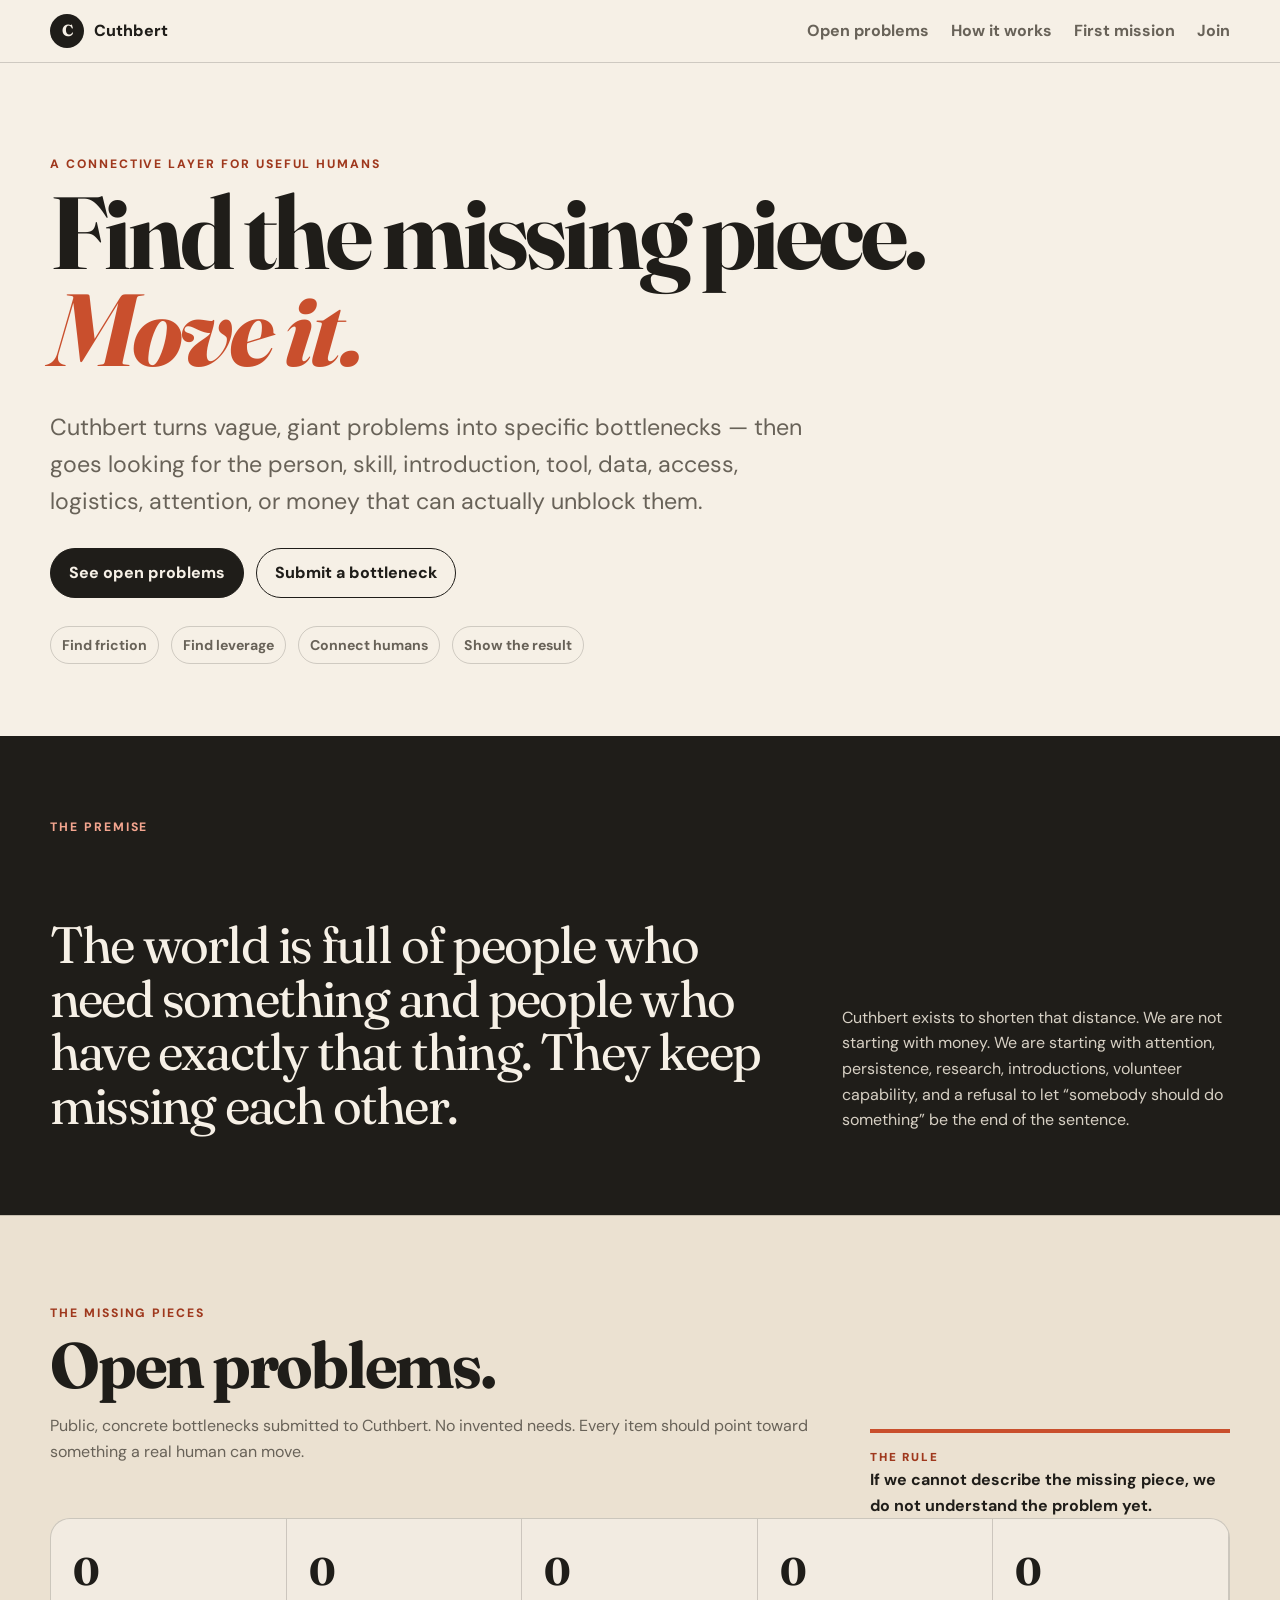
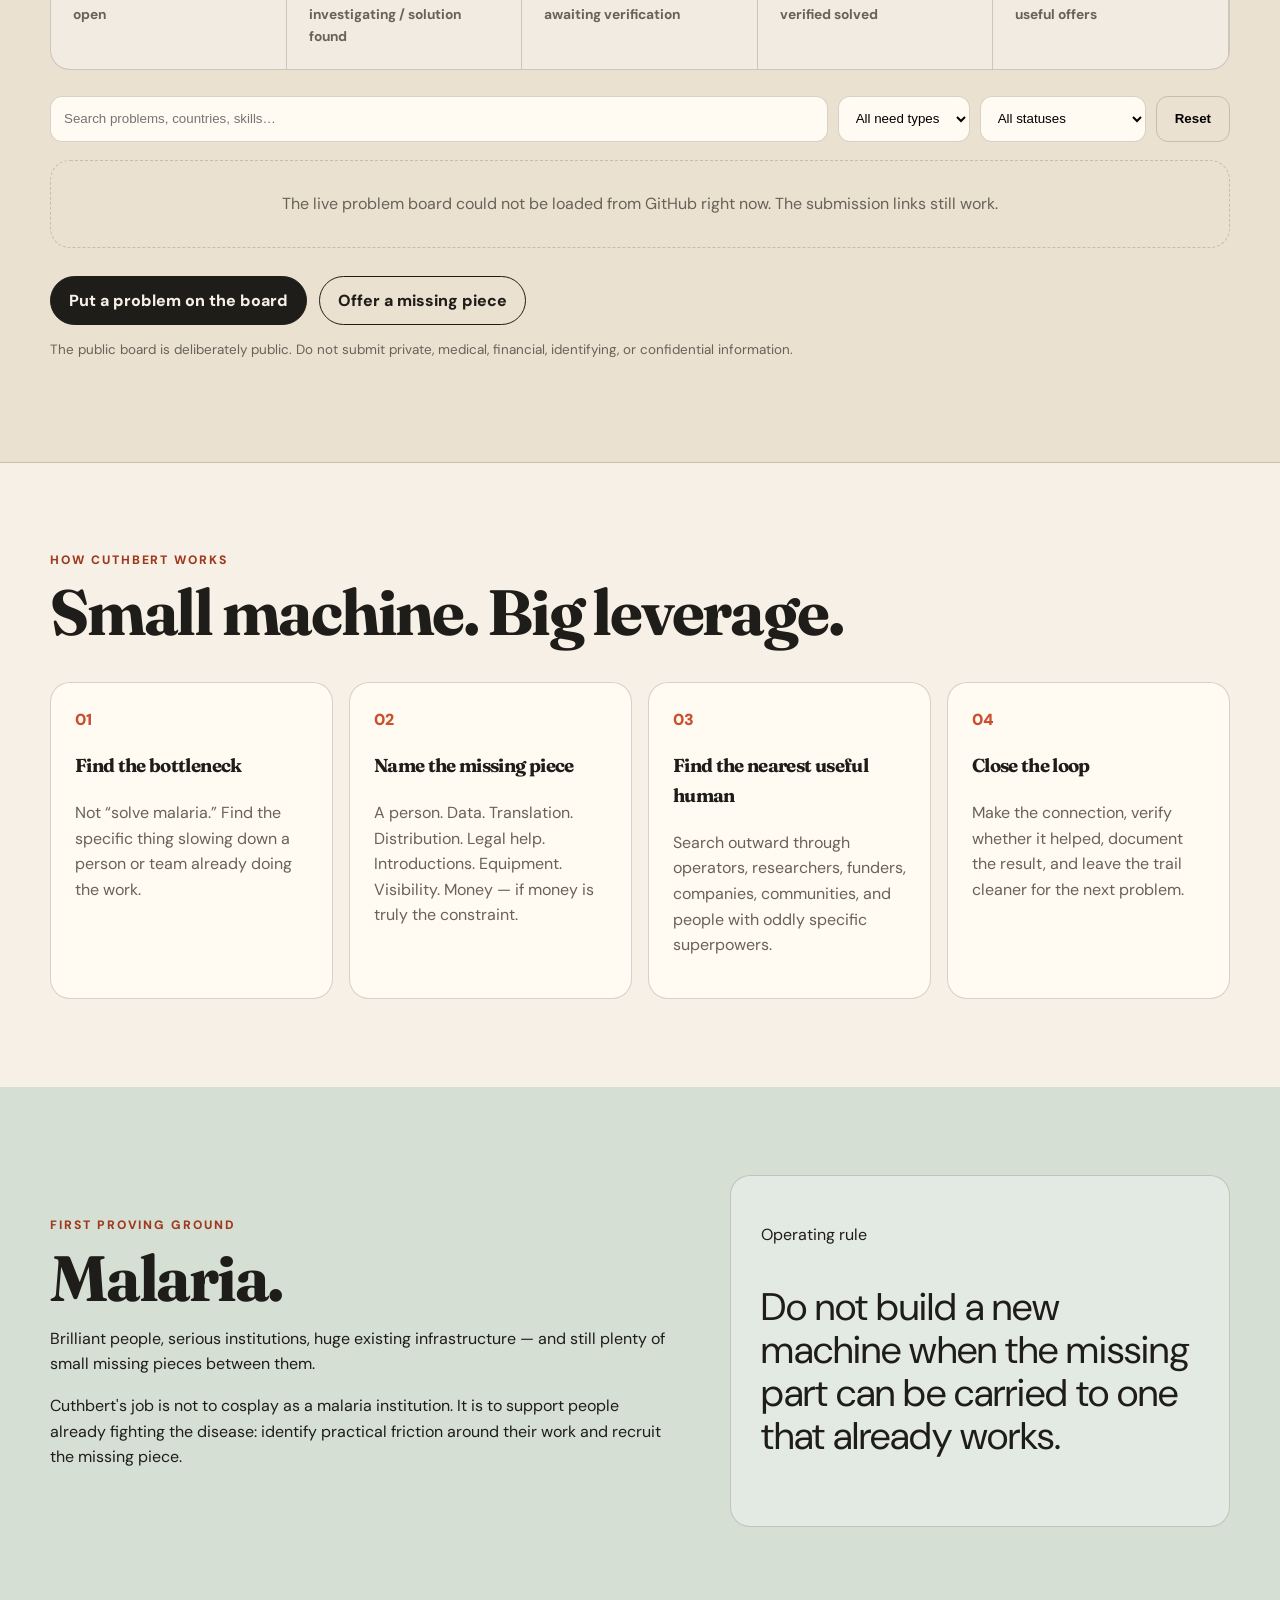
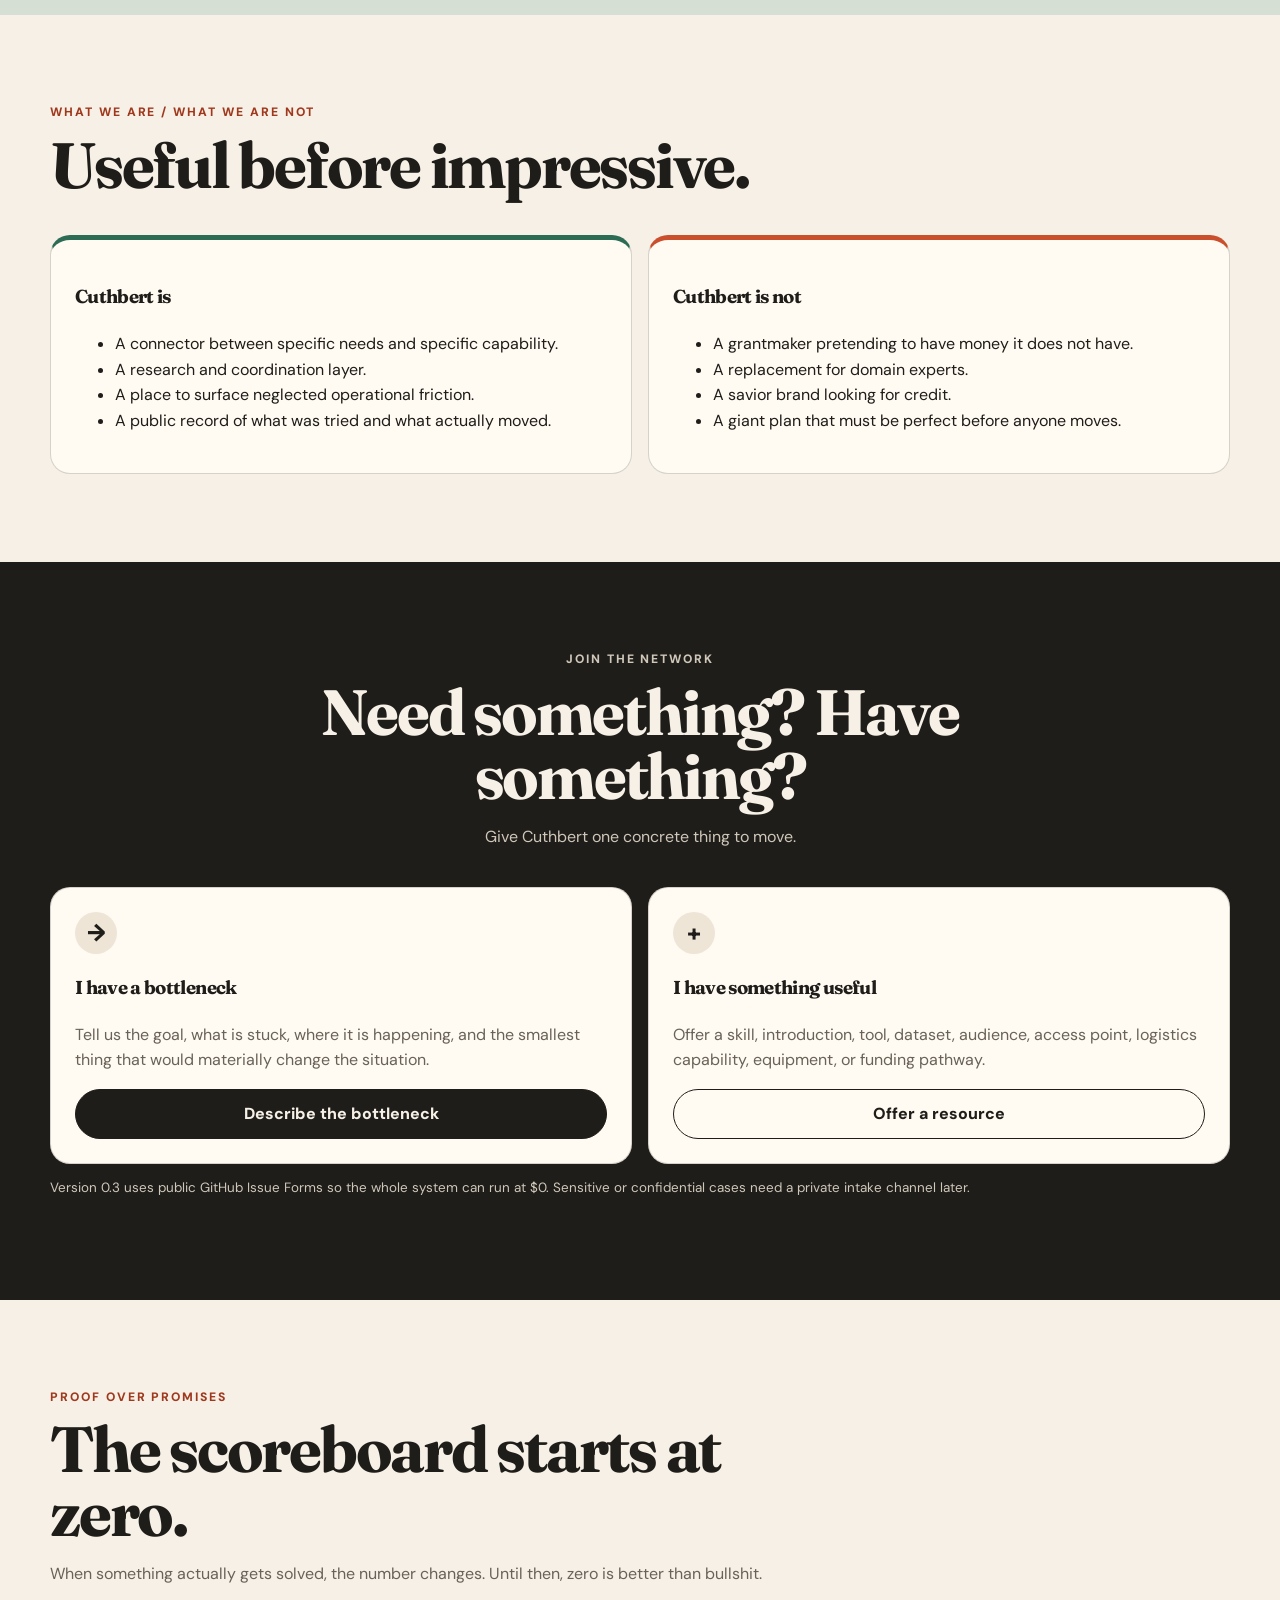
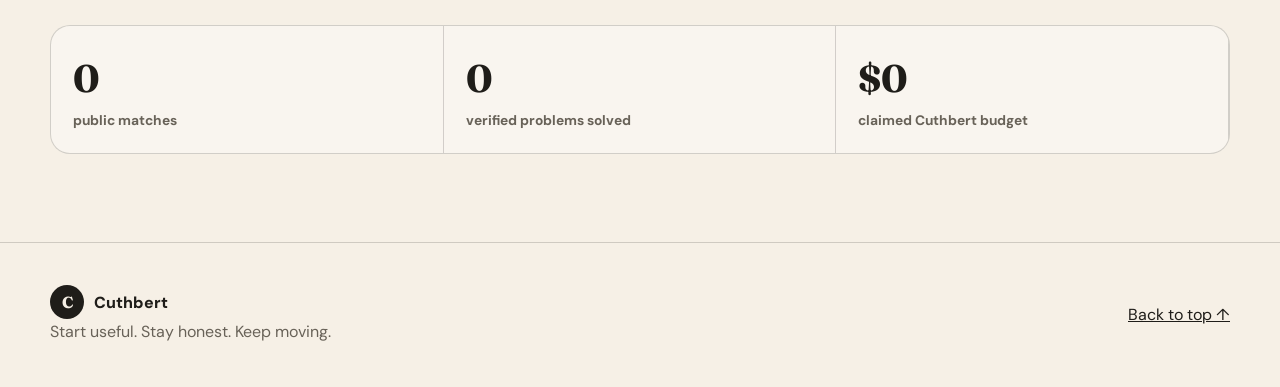
<file: index.html>
<!doctype html>
<html lang="en">
<head>
  <meta charset="utf-8" />
  <meta name="viewport" content="width=device-width, initial-scale=1" />
  <meta name="description" content="Cuthbert finds concrete bottlenecks and connects them with people, skills, access, and resources that can unblock them. Malaria is the first proving ground." />
  <meta name="theme-color" content="#f6f0e6" />
  <meta property="og:title" content="Cuthbert — Move what matters" />
  <meta property="og:description" content="Open problems. Useful humans. Specific connections. Zero bullshit." />
  <meta property="og:type" content="website" />
  <title>Cuthbert — Open Problems</title>
  <link rel="preconnect" href="https://fonts.googleapis.com">
  <link rel="preconnect" href="https://fonts.gstatic.com" crossorigin>
  <link href="https://fonts.googleapis.com/css2?family=DM+Sans:wght@400;500;600;700&family=Fraunces:opsz,wght@9..144,600;9..144,700&display=swap" rel="stylesheet">
  <link rel="stylesheet" href="styles.css" />
</head>
<body>
  <header class="site-header">
    <a class="brand" href="#top" aria-label="Cuthbert home"><span class="mark">C</span><span>Cuthbert</span></a>
    <nav><a href="#problems">Open problems</a><a href="#how">How it works</a><a href="#malaria">First mission</a><a href="#network">Join</a></nav>
  </header>

  <main id="top">
    <section class="hero shell">
      <p class="eyebrow">A connective layer for useful humans</p>
      <h1>Find the missing piece.<br><em>Move it.</em></h1>
      <p class="hero-copy">Cuthbert turns vague, giant problems into specific bottlenecks — then goes looking for the person, skill, introduction, tool, data, access, logistics, attention, or money that can actually unblock them.</p>
      <div class="hero-actions">
        <a class="button primary" href="#problems">See open problems</a>
        <a class="button secondary" href="https://github.com/DevinKC/devinkc.github.io/issues/new?template=bottleneck.yml" target="_blank" rel="noopener">Submit a bottleneck</a>
      </div>
      <div class="signal-row"><span>Find friction</span><span>Find leverage</span><span>Connect humans</span><span>Show the result</span></div>
    </section>

    <section class="manifesto-wrap"><div class="shell manifesto">
      <p class="kicker">The premise</p>
      <blockquote>The world is full of people who need something and people who have exactly that thing. They keep missing each other.</blockquote>
      <p>Cuthbert exists to shorten that distance. We are not starting with money. We are starting with attention, persistence, research, introductions, volunteer capability, and a refusal to let “somebody should do something” be the end of the sentence.</p>
    </div></section>

    <section id="problems" class="problems-section"><div class="shell section">
      <div class="problem-heading-grid">
        <div class="section-heading narrow"><p class="kicker">The missing pieces</p><h2>Open problems.</h2><p>Public, concrete bottlenecks submitted to Cuthbert. No invented needs. Every item should point toward something a real human can move.</p></div>
        <aside class="board-rule"><span>THE RULE</span><strong>If we cannot describe the missing piece, we do not understand the problem yet.</strong></aside>
      </div>

      <div class="board-stats">
        <div><strong id="stat-open">0</strong><span>open</span></div>
        <div><strong id="stat-investigating">0</strong><span>investigating / solution found</span></div>
        <div><strong id="stat-awaiting">0</strong><span>awaiting verification</span></div>
        <div><strong id="stat-solved">0</strong><span>verified solved</span></div>
        <div><strong id="stat-resources">0</strong><span>useful offers</span></div>
      </div>

      <div class="board-toolbar">
        <label class="search-box"><span class="sr-only">Search problems</span><input id="problem-search" type="search" placeholder="Search problems, countries, skills…" /></label>
        <label><span class="sr-only">Need type</span><select id="type-filter"><option value="all">All need types</option></select></label>
        <label><span class="sr-only">Status</span><select id="status-filter"><option value="all">All statuses</option><option value="open">Open</option><option value="investigating">Investigating</option><option value="solution-found">Solution found</option><option value="awaiting-verification">Awaiting verification</option><option value="matched">Matched</option><option value="solved">Solved</option></select></label>
        <button class="button reset-button" id="reset-filters" type="button">Reset</button>
      </div>
      <div id="board-message" class="board-message" role="status">Loading the public problem board…</div>
      <div id="problem-grid" class="problem-grid"></div>
      <div class="board-actions">
        <a class="button primary" href="https://github.com/DevinKC/devinkc.github.io/issues/new?template=bottleneck.yml" target="_blank" rel="noopener">Put a problem on the board</a>
        <a class="button secondary" href="https://github.com/DevinKC/devinkc.github.io/issues/new?template=resource.yml" target="_blank" rel="noopener">Offer a missing piece</a>
      </div>
      <p class="privacy-note">The public board is deliberately public. Do not submit private, medical, financial, identifying, or confidential information.</p>
    </div></section>

    <section id="how" class="shell section">
      <div class="section-heading"><p class="kicker">How Cuthbert works</p><h2>Small machine. Big leverage.</h2></div>
      <div class="steps">
        <article><span class="number">01</span><h3>Find the bottleneck</h3><p>Not “solve malaria.” Find the specific thing slowing down a person or team already doing the work.</p></article>
        <article><span class="number">02</span><h3>Name the missing piece</h3><p>A person. Data. Translation. Distribution. Legal help. Introductions. Equipment. Visibility. Money — if money is truly the constraint.</p></article>
        <article><span class="number">03</span><h3>Find the nearest useful human</h3><p>Search outward through operators, researchers, funders, companies, communities, and people with oddly specific superpowers.</p></article>
        <article><span class="number">04</span><h3>Close the loop</h3><p>Make the connection, verify whether it helped, document the result, and leave the trail cleaner for the next problem.</p></article>
      </div>
    </section>

    <section id="malaria" class="mission-section"><div class="shell mission-grid">
      <div><p class="kicker">First proving ground</p><h2>Malaria.</h2><p class="mission-lead">Brilliant people, serious institutions, huge existing infrastructure — and still plenty of small missing pieces between them.</p><p>Cuthbert's job is not to cosplay as a malaria institution. It is to support people already fighting the disease: identify practical friction around their work and recruit the missing piece.</p></div>
      <aside class="mission-card"><p class="card-label">Operating rule</p><p class="big-quote">Do not build a new machine when the missing part can be carried to one that already works.</p></aside>
    </div></section>

    <section class="shell section">
      <div class="section-heading narrow"><p class="kicker">What we are / what we are not</p><h2>Useful before impressive.</h2></div>
      <div class="split-cards">
        <article class="yes-card"><h3>Cuthbert is</h3><ul><li>A connector between specific needs and specific capability.</li><li>A research and coordination layer.</li><li>A place to surface neglected operational friction.</li><li>A public record of what was tried and what actually moved.</li></ul></article>
        <article class="no-card"><h3>Cuthbert is not</h3><ul><li>A grantmaker pretending to have money it does not have.</li><li>A replacement for domain experts.</li><li>A savior brand looking for credit.</li><li>A giant plan that must be perfect before anyone moves.</li></ul></article>
      </div>
    </section>

    <section id="network" class="network-section"><div class="shell">
      <div class="section-heading center"><p class="kicker">Join the network</p><h2>Need something? Have something?</h2><p>Give Cuthbert one concrete thing to move.</p></div>
      <div class="network-grid">
        <article class="action-card"><div class="icon">→</div><h3>I have a bottleneck</h3><p>Tell us the goal, what is stuck, where it is happening, and the smallest thing that would materially change the situation.</p><a class="button primary full" href="https://github.com/DevinKC/devinkc.github.io/issues/new?template=bottleneck.yml" target="_blank" rel="noopener">Describe the bottleneck</a></article>
        <article class="action-card"><div class="icon">+</div><h3>I have something useful</h3><p>Offer a skill, introduction, tool, dataset, audience, access point, logistics capability, equipment, or funding pathway.</p><a class="button secondary full" href="https://github.com/DevinKC/devinkc.github.io/issues/new?template=resource.yml" target="_blank" rel="noopener">Offer a resource</a></article>
      </div>
      <p class="privacy-note">Version 0.3 uses public GitHub Issue Forms so the whole system can run at $0. Sensitive or confidential cases need a private intake channel later.</p>
    </div></section>

    <section class="shell section results-section">
      <div class="section-heading narrow"><p class="kicker">Proof over promises</p><h2>The scoreboard starts at zero.</h2><p>When something actually gets solved, the number changes. Until then, zero is better than bullshit.</p></div>
      <div class="scoreboard"><div><strong id="score-connections">0</strong><span>public matches</span></div><div><strong id="score-solved">0</strong><span>verified problems solved</span></div><div><strong>$0</strong><span>claimed Cuthbert budget</span></div></div>
    </section>
  </main>

  <footer class="site-footer"><div class="shell footer-inner"><div><div class="brand footer-brand"><span class="mark">C</span><span>Cuthbert</span></div><p>Start useful. Stay honest. Keep moving.</p></div><a href="#top">Back to top ↑</a></div></footer>
  <script src="script.js"></script>
</body>
</html>
</file>
<file: styles.css>
:root{--ink:#1f1d19;--muted:#686258;--paper:#f6f0e6;--paper2:#eee5d7;--card:#fffaf2;--accent:#c94f2d;--green:#2c6c55;--border:rgba(31,29,25,.18);--shell:1180px}*{box-sizing:border-box}html{scroll-behavior:smooth}body{margin:0;color:var(--ink);background:var(--paper);font-family:"DM Sans",system-ui,sans-serif;line-height:1.6}a{color:inherit}.shell{width:min(calc(100% - 40px),var(--shell));margin:auto}.sr-only{position:absolute;width:1px;height:1px;overflow:hidden;clip:rect(0,0,0,0)}.site-header{position:sticky;top:0;z-index:10;display:flex;justify-content:space-between;align-items:center;gap:24px;padding:14px max(20px,calc((100vw - var(--shell))/2));background:rgba(246,240,230,.92);border-bottom:1px solid var(--border);backdrop-filter:blur(14px)}.brand{display:flex;align-items:center;gap:10px;font-weight:800;text-decoration:none}.mark{display:grid;place-items:center;width:34px;height:34px;border-radius:50%;background:var(--ink);color:var(--paper);font-family:"Fraunces",serif}.site-header nav{display:flex;gap:22px}.site-header nav a{text-decoration:none;color:var(--muted);font-weight:700}.hero{padding:92px 0 72px}.eyebrow,.kicker{text-transform:uppercase;letter-spacing:.16em;font-size:.76rem;font-weight:800;color:#9f381d;margin:0 0 10px}h1,h2,h3,blockquote{font-family:"Fraunces",Georgia,serif;letter-spacing:-.035em}h1{max-width:900px;margin:0;font-size:clamp(3.6rem,8vw,7.4rem);line-height:.94}h1 em{color:var(--accent)}.hero-copy{max-width:780px;margin:32px 0 0;font-size:clamp(1.15rem,2vw,1.45rem);color:var(--muted)}.hero-actions,.board-actions,.signal-row{display:flex;flex-wrap:wrap;gap:12px;margin-top:28px}.button{display:inline-flex;align-items:center;justify-content:center;min-height:46px;padding:11px 18px;border:1px solid var(--ink);border-radius:999px;text-decoration:none;font-weight:800;background:transparent;cursor:pointer}.button.primary{background:var(--ink);color:var(--paper)}.signal-row span{padding:7px 11px;border:1px solid var(--border);border-radius:999px;color:var(--muted);font-size:.88rem;font-weight:700}.manifesto-wrap,.network-section{background:var(--ink);color:var(--paper)}.manifesto{padding:82px 0;display:grid;grid-template-columns:1.3fr .7fr;gap:70px;align-items:end}.manifesto .kicker{color:#f3a58f;grid-column:1/-1}.manifesto blockquote{margin:0;font-size:clamp(2rem,4vw,4.2rem);line-height:1.05}.manifesto>p:last-child{margin:0;color:#d7d0c4}.section{padding:88px 0}.section-heading{margin-bottom:38px}.section-heading.narrow{max-width:760px}.section-heading.center{max-width:760px;margin:0 auto 38px;text-align:center}.section-heading h2,.mission-grid h2{margin:0;font-size:clamp(2.5rem,5vw,4.7rem);line-height:1}.section-heading p:not(.kicker){color:var(--muted)}.problems-section{background:#ebe1d1;border-block:1px solid var(--border)}.problem-heading-grid,.mission-grid{display:grid;grid-template-columns:1fr 360px;gap:56px;align-items:end}.board-rule{border-top:4px solid var(--accent);padding-top:16px}.board-rule span{display:block;color:#9f381d;font-size:.72rem;letter-spacing:.16em;font-weight:900}.board-stats,.scoreboard{display:grid;grid-template-columns:repeat(5,1fr);border:1px solid var(--border);border-radius:20px;overflow:hidden;background:rgba(255,255,255,.35)}.board-stats>div,.scoreboard>div{padding:22px;border-right:1px solid var(--border)}.board-stats strong,.scoreboard strong{display:block;font-family:"Fraunces",serif;font-size:2.4rem}.board-stats span,.scoreboard span{display:block;color:var(--muted);font-size:.86rem;font-weight:700}.board-toolbar{display:grid;grid-template-columns:minmax(260px,1fr) auto auto auto;gap:10px;margin:26px 0 18px}.board-toolbar input,.board-toolbar select{width:100%;min-height:46px;border:1px solid var(--border);border-radius:12px;background:var(--card);padding:10px 13px}.reset-button{border-color:var(--border);border-radius:12px}.board-message{padding:30px;text-align:center;color:var(--muted);border:1px dashed var(--border);border-radius:20px}.board-message[hidden]{display:none}.problem-grid{display:grid;grid-template-columns:repeat(2,1fr);gap:16px}.problem-card{display:flex;flex-direction:column;min-height:300px;padding:24px;border:1px solid var(--border);border-radius:20px;background:var(--card)}.problem-card-top{display:flex;justify-content:space-between;gap:12px}.status-pill{padding:5px 9px;border-radius:999px;font-size:.72rem;font-weight:900;border:1px solid currentColor}.status-pill.open{color:#9f381d}.status-pill.matched{color:#805d00}.status-pill.solved{color:var(--green)}.status-pill.investigating{color:#7a4f00}.status-pill.solution-found{color:#245f7a}.status-pill.awaiting-verification{color:#6a4aa0}.status-pill.matched{color:#805d00}.issue-number,.problem-summary{color:var(--muted)}.problem-card h3{margin:18px 0 10px;font-size:1.55rem;line-height:1.12}.problem-meta{display:grid;gap:7px;margin-top:auto}.problem-meta div{display:grid;grid-template-columns:110px 1fr;gap:10px;padding-top:7px;border-top:1px solid var(--border);font-size:.88rem}.problem-meta dt{color:var(--muted);font-weight:700}.problem-meta dd{margin:0;font-weight:700}.problem-link{margin-top:18px;font-weight:900;color:#9f381d}.privacy-note{color:var(--muted);font-size:.84rem}.steps,.split-cards,.network-grid{display:grid;grid-template-columns:repeat(4,1fr);gap:16px}.steps article,.split-cards article,.action-card{padding:24px;border:1px solid var(--border);border-radius:20px;background:var(--card)}.steps p,.action-card p{color:var(--muted)}.number{color:var(--accent);font-weight:900}.mission-section{background:#d5dfd4}.mission-grid{grid-template-columns:1fr .8fr;padding:88px 0;align-items:center}.mission-card{padding:30px;border:1px solid var(--border);border-radius:20px;background:rgba(255,255,255,.35)}.big-quote{font-size:clamp(1.7rem,3vw,2.7rem);line-height:1.12}.split-cards,.network-grid{grid-template-columns:1fr 1fr}.yes-card{border-top:5px solid var(--green)!important}.no-card{border-top:5px solid var(--accent)!important}.network-section{padding:88px 0}.network-section .kicker{color:#f3a58f}.network-section .section-heading p,.network-section .privacy-note{color:#cfc7ba}.action-card{color:var(--ink)}.action-card .icon{width:42px;height:42px;display:grid;place-items:center;border-radius:50%;background:var(--paper2);font-size:1.5rem;font-weight:900}.button.full{width:100%}.results-section .scoreboard{grid-template-columns:repeat(3,1fr)}.site-footer{border-top:1px solid var(--border)}.footer-inner{display:flex;justify-content:space-between;align-items:center;padding:42px 0}.footer-inner p{margin:0;color:var(--muted)}@media(max-width:900px){.site-header nav{display:none}.manifesto,.problem-heading-grid,.mission-grid{grid-template-columns:1fr}.board-toolbar{grid-template-columns:1fr 1fr}.problem-grid,.split-cards,.network-grid{grid-template-columns:1fr}.steps{grid-template-columns:repeat(2,1fr)}}@media(max-width:620px){.shell{width:min(calc(100% - 24px),var(--shell))}.hero,.section{padding:64px 0}.board-toolbar,.steps,.scoreboard,.results-section .scoreboard{grid-template-columns:1fr}.board-stats{grid-template-columns:1fr 1fr}.footer-inner{align-items:flex-start;flex-direction:column;gap:20px}}
</file>
